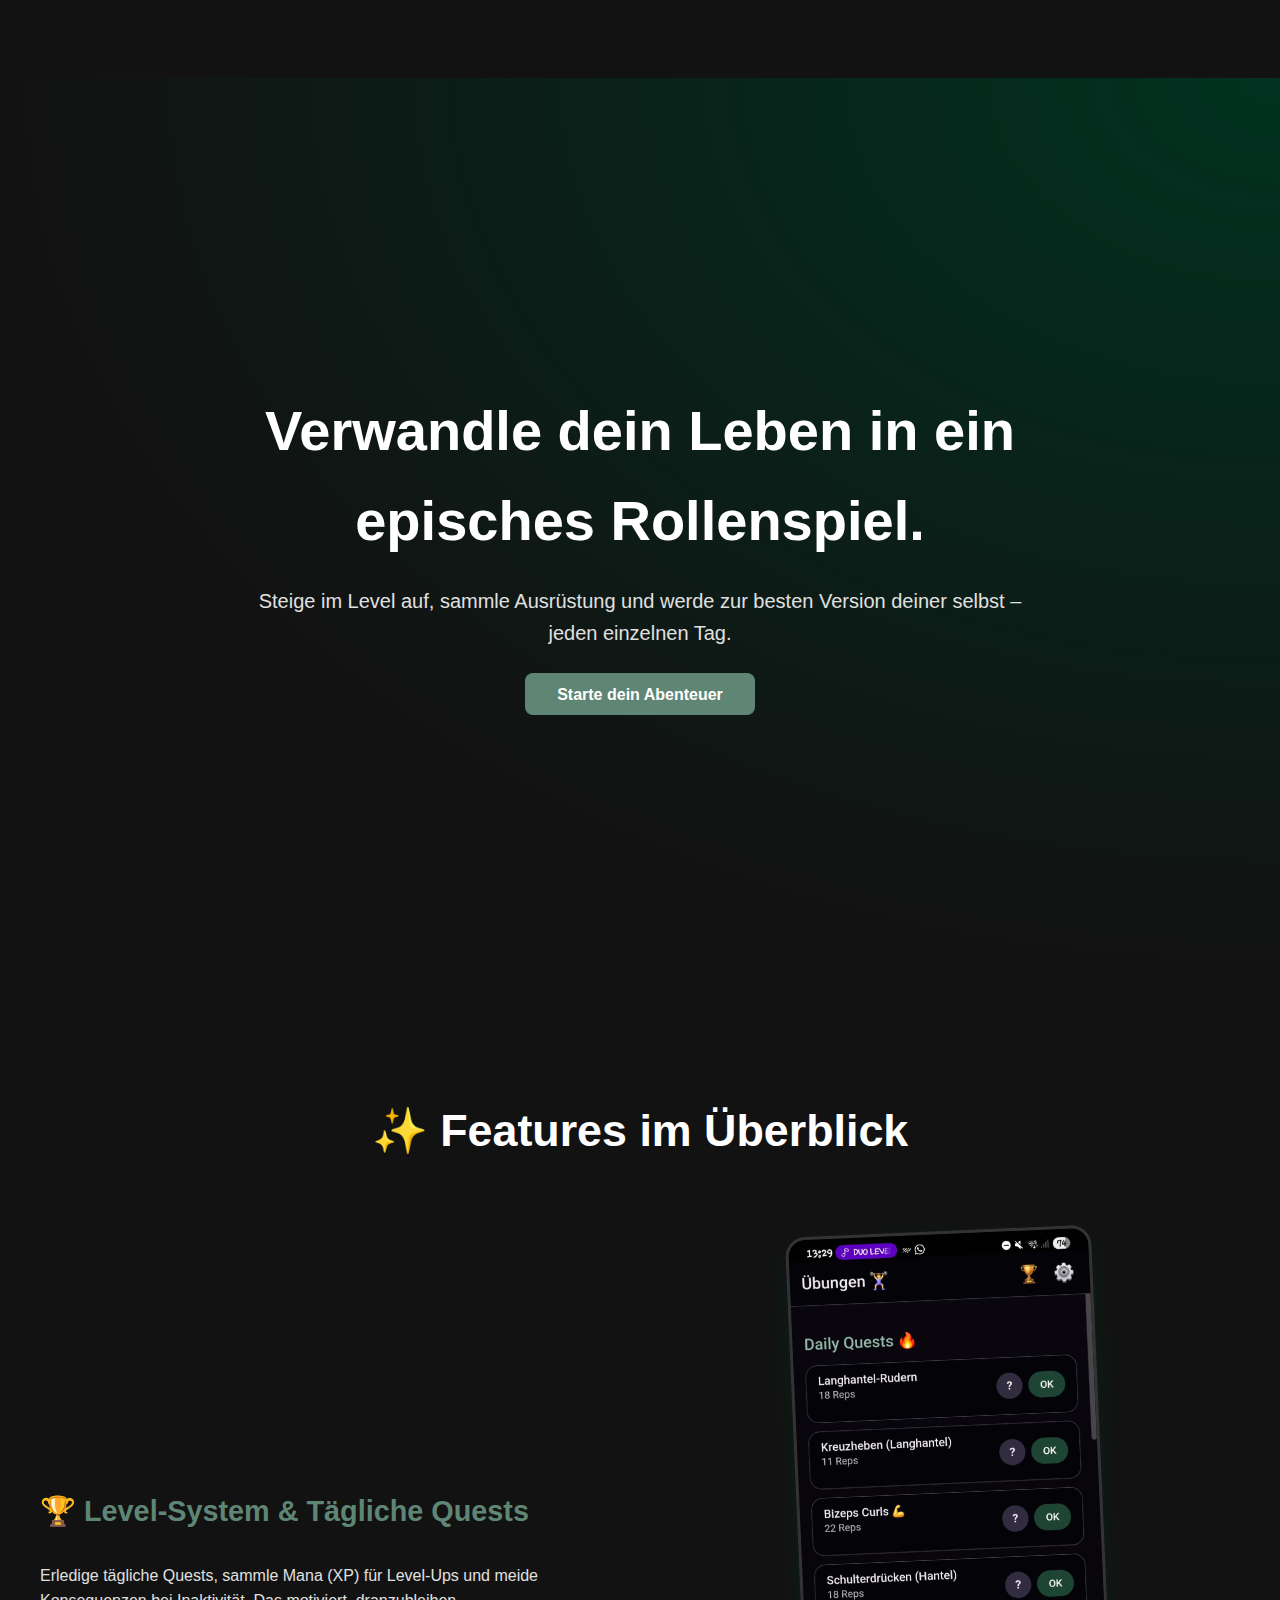
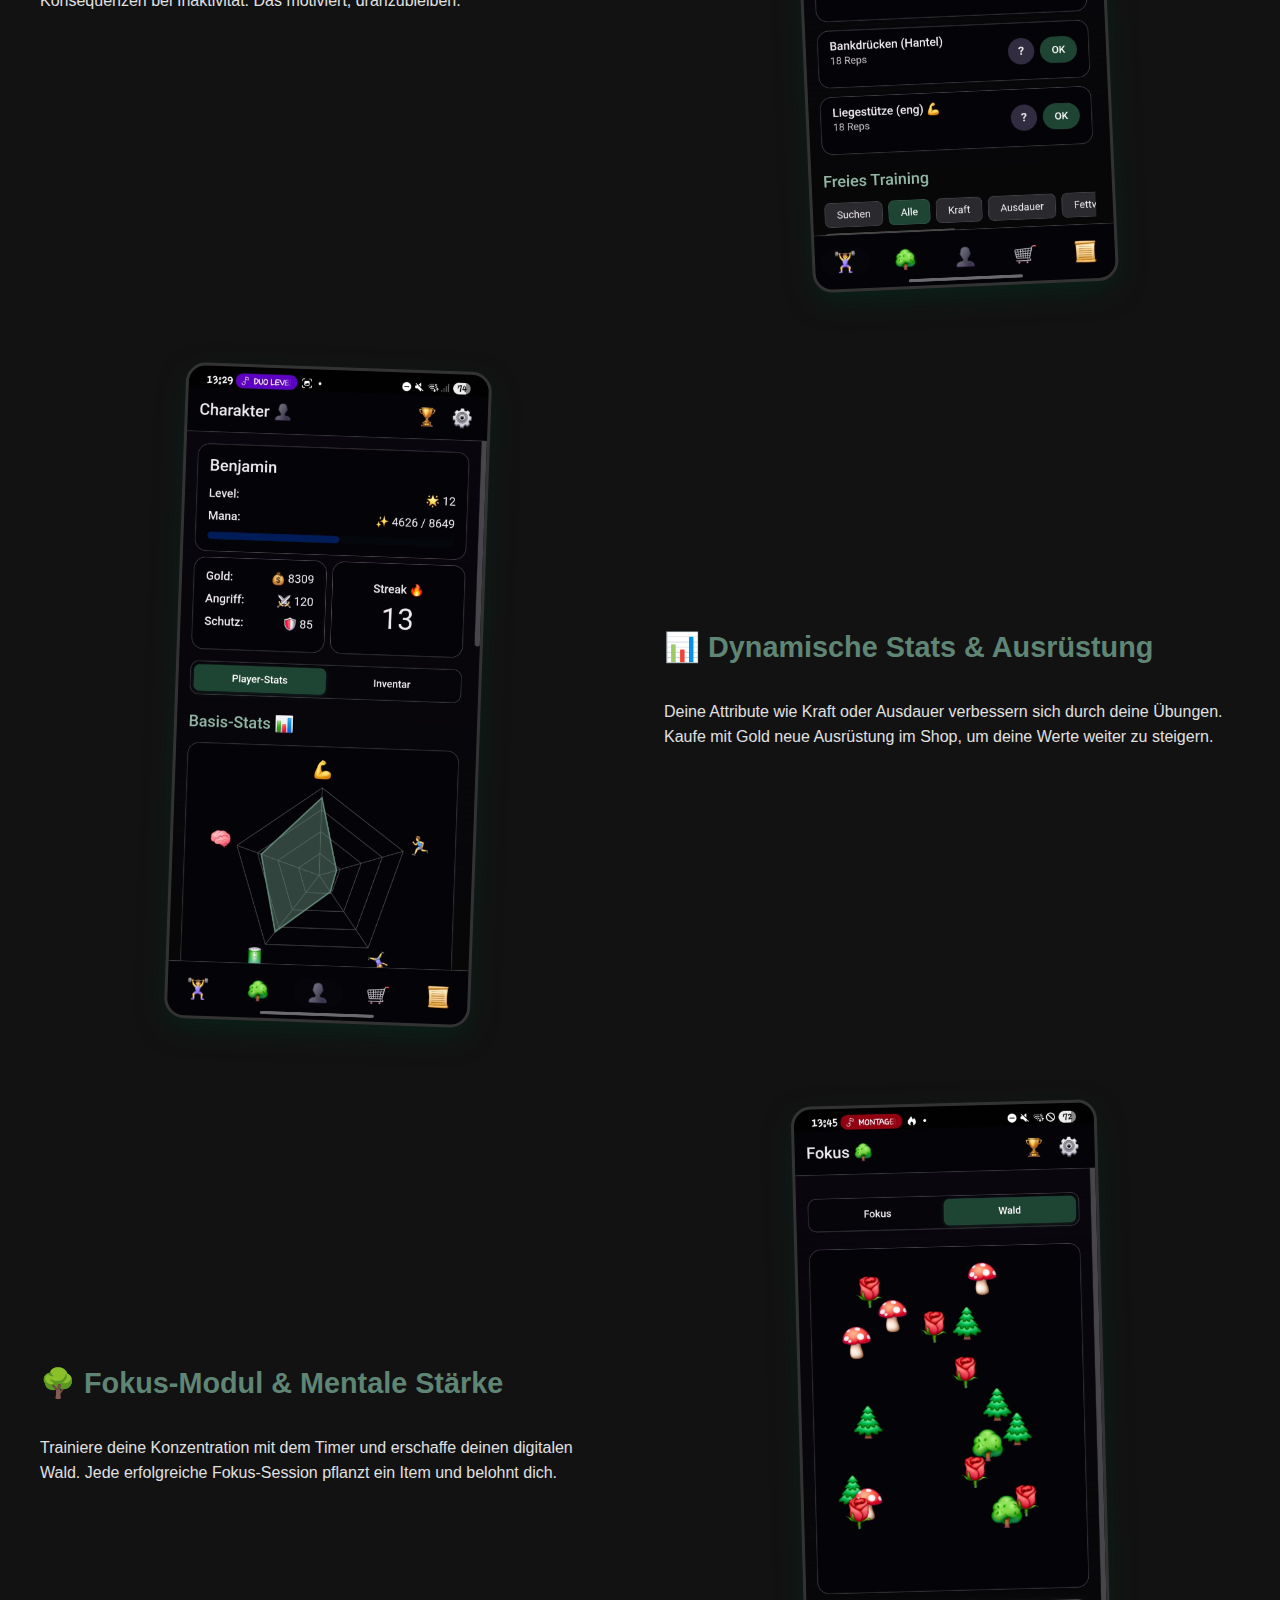
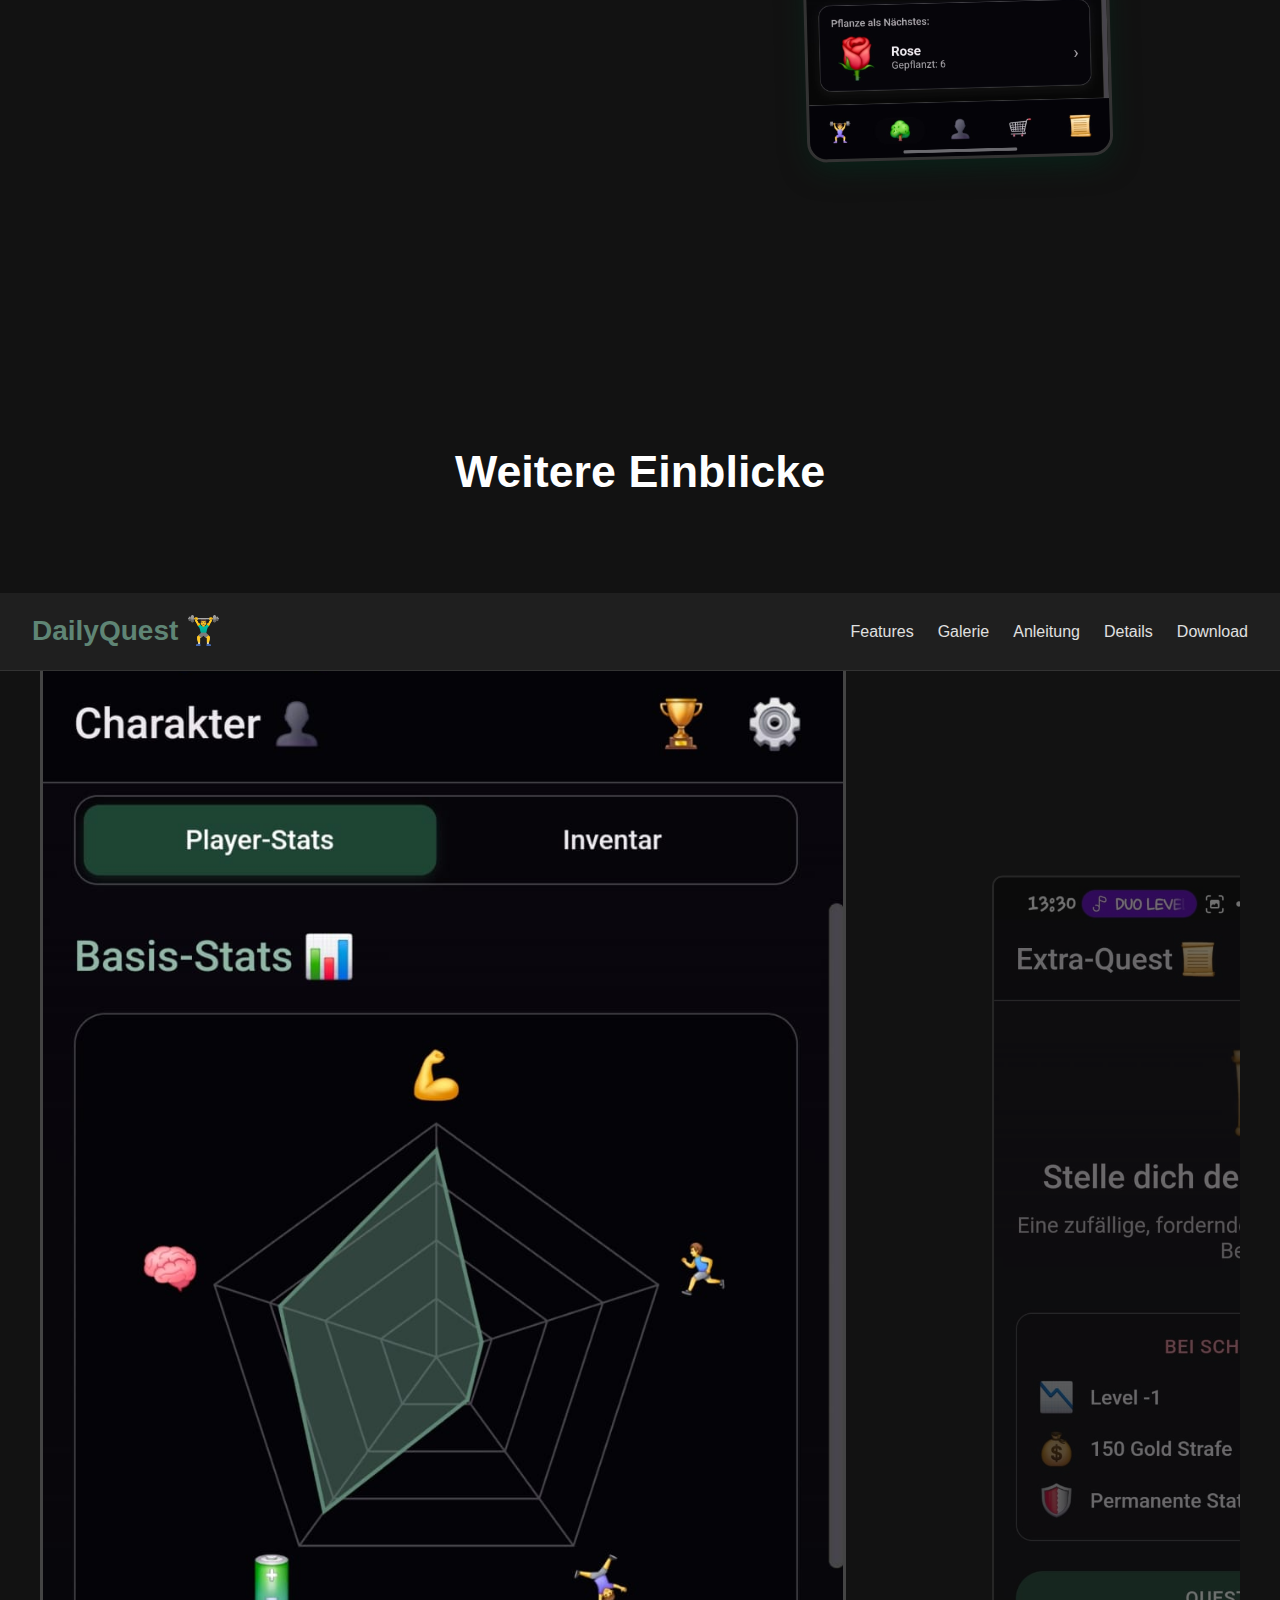
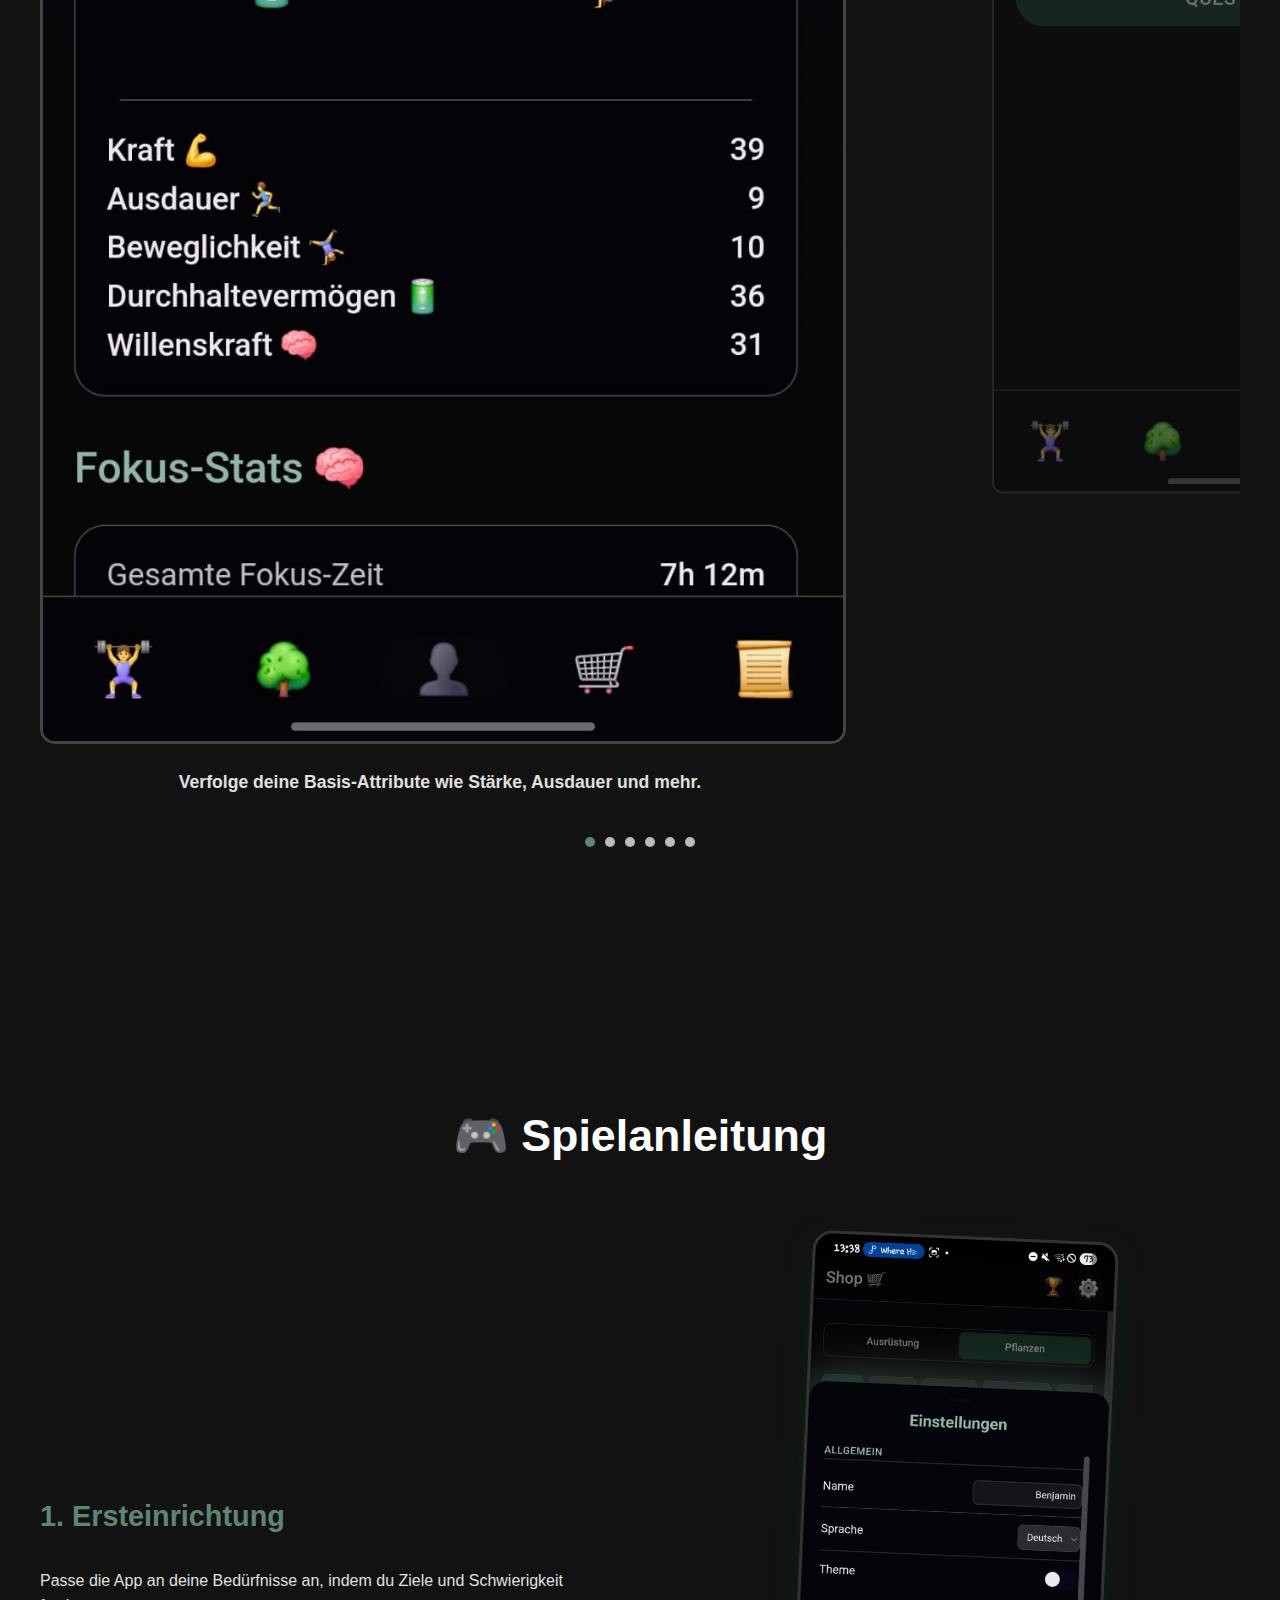
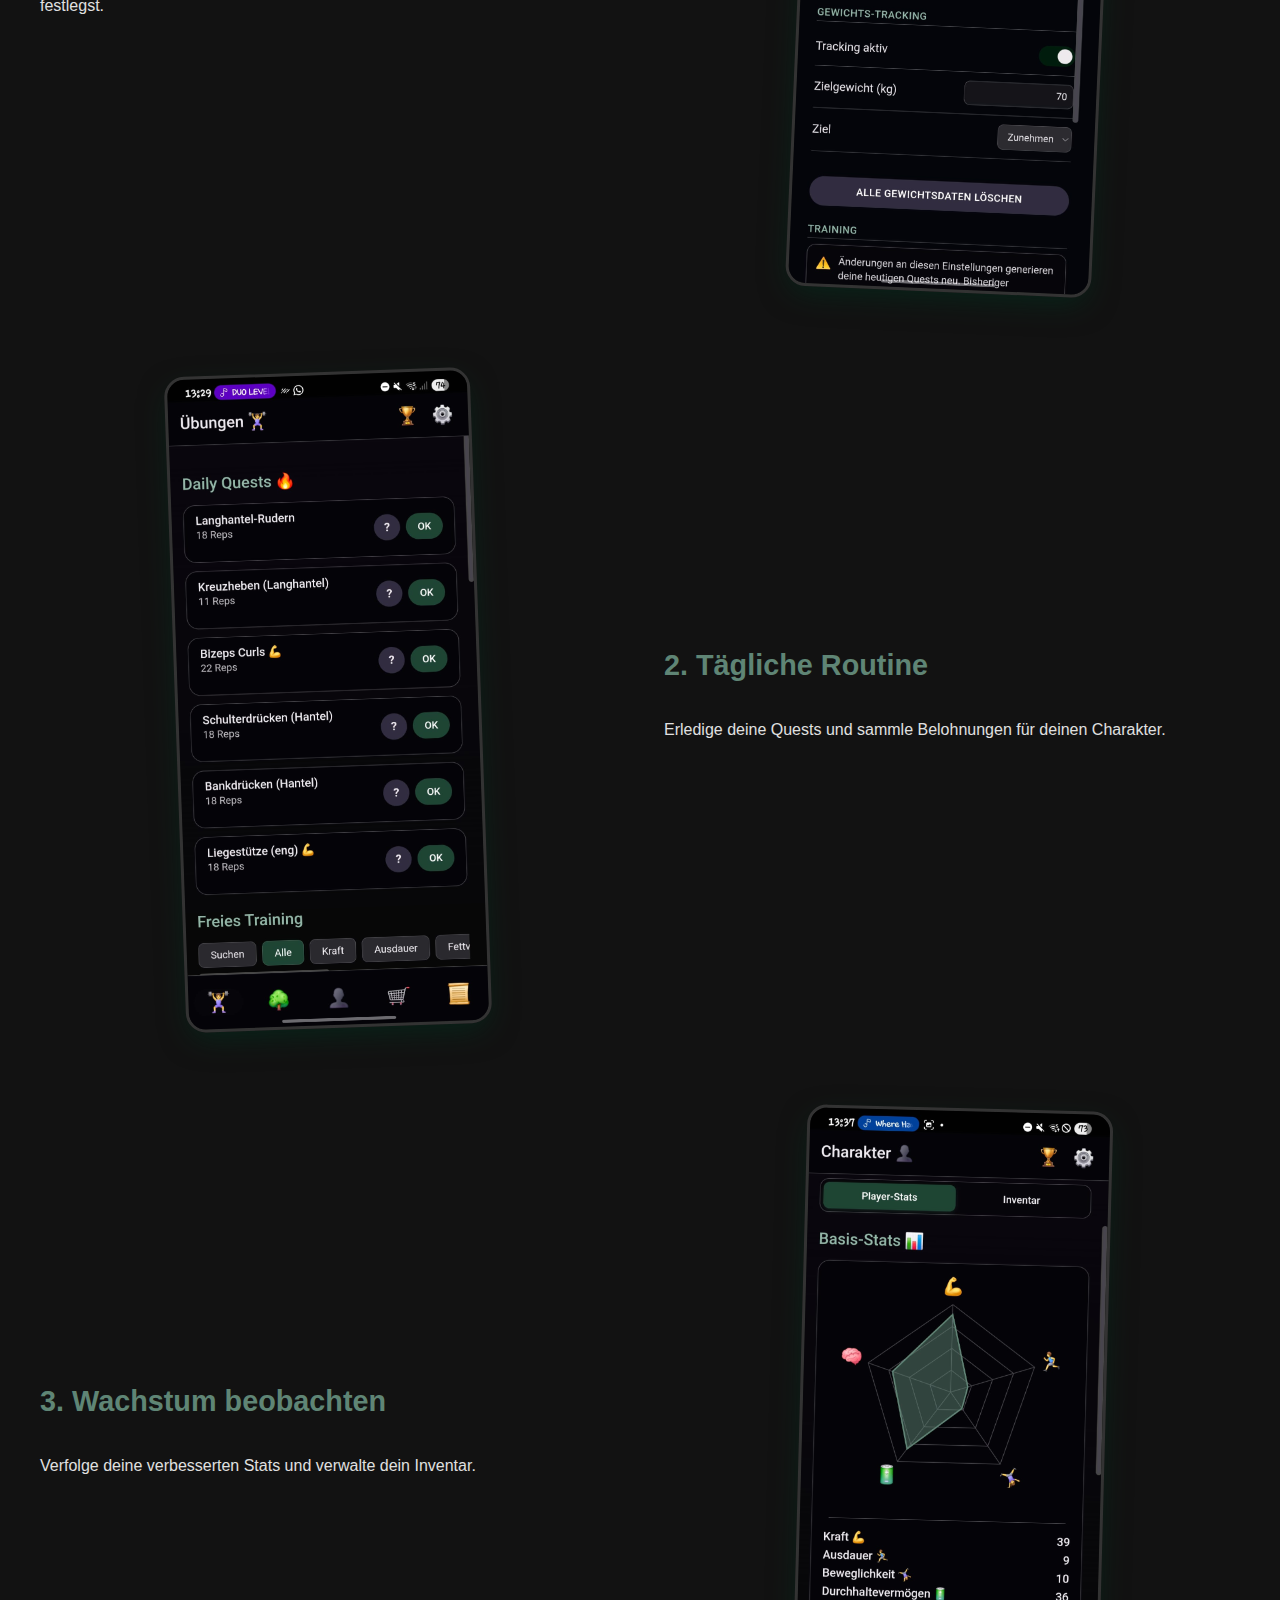
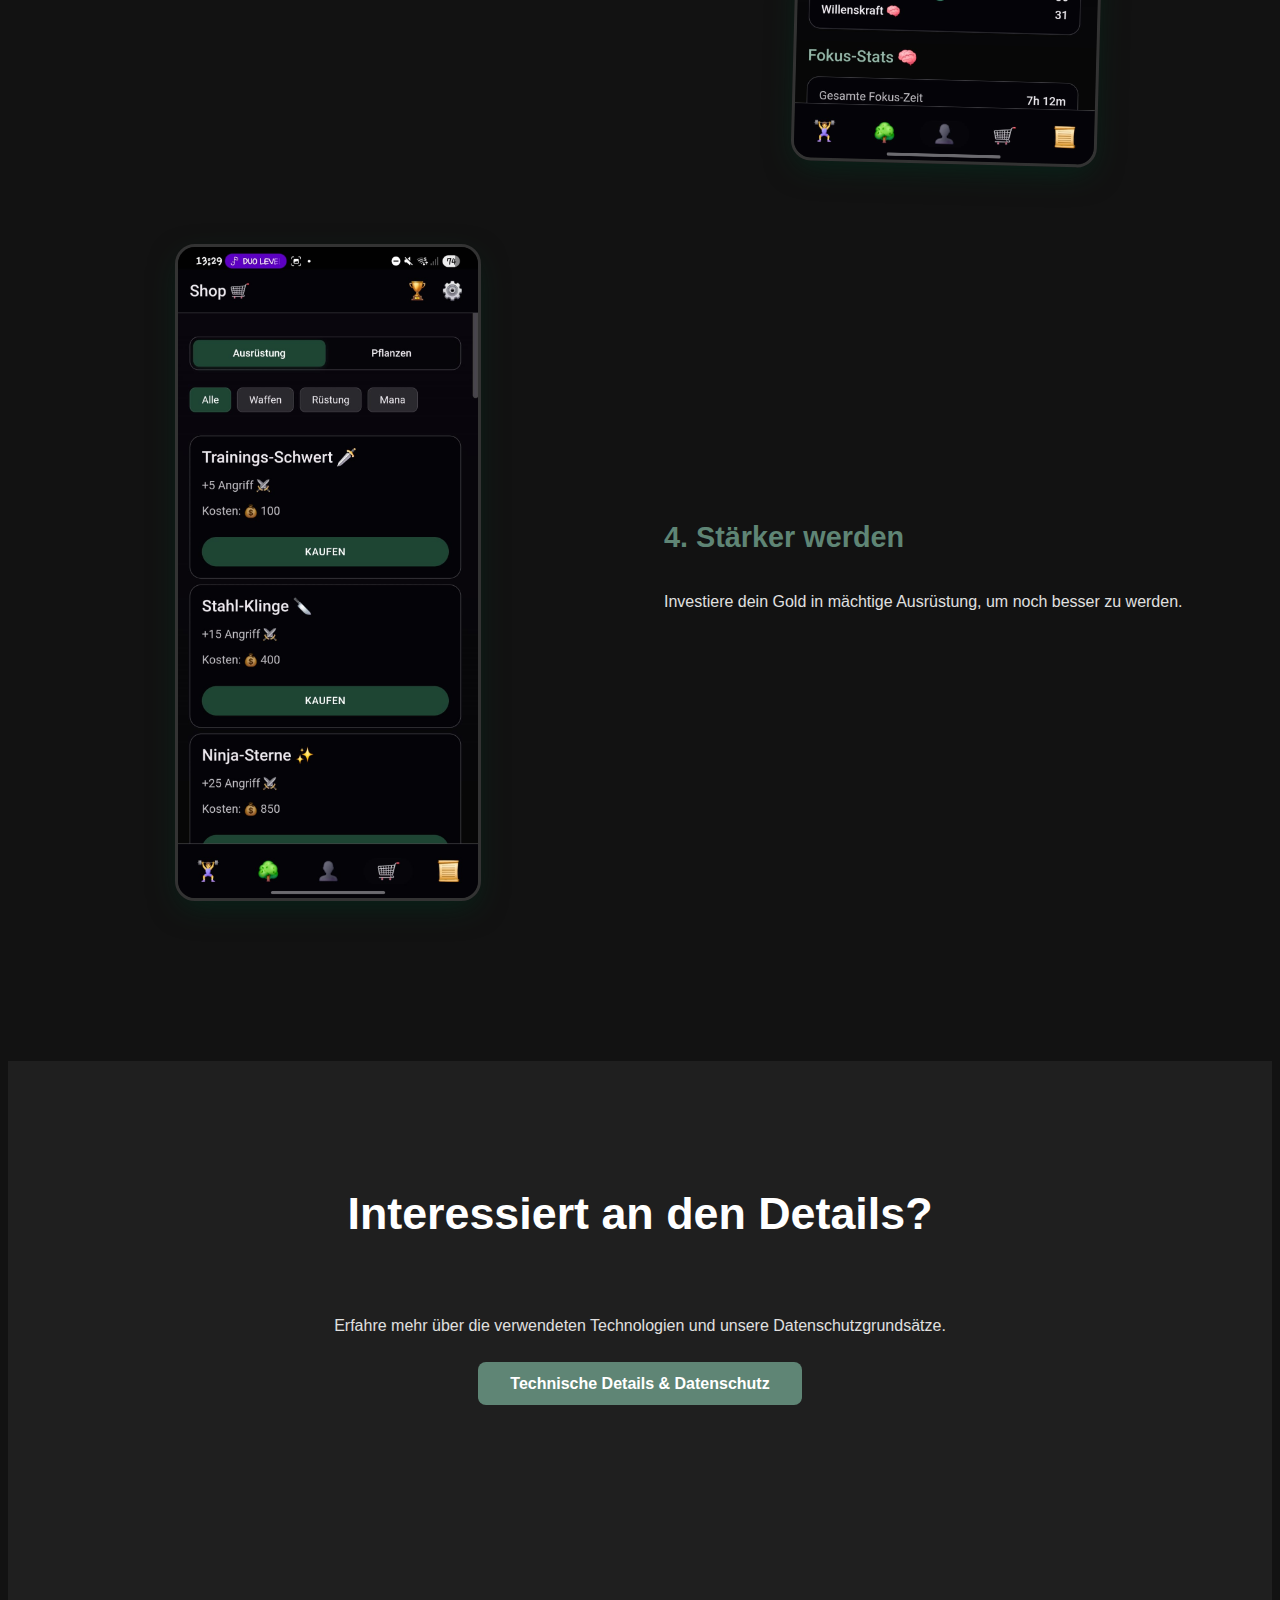
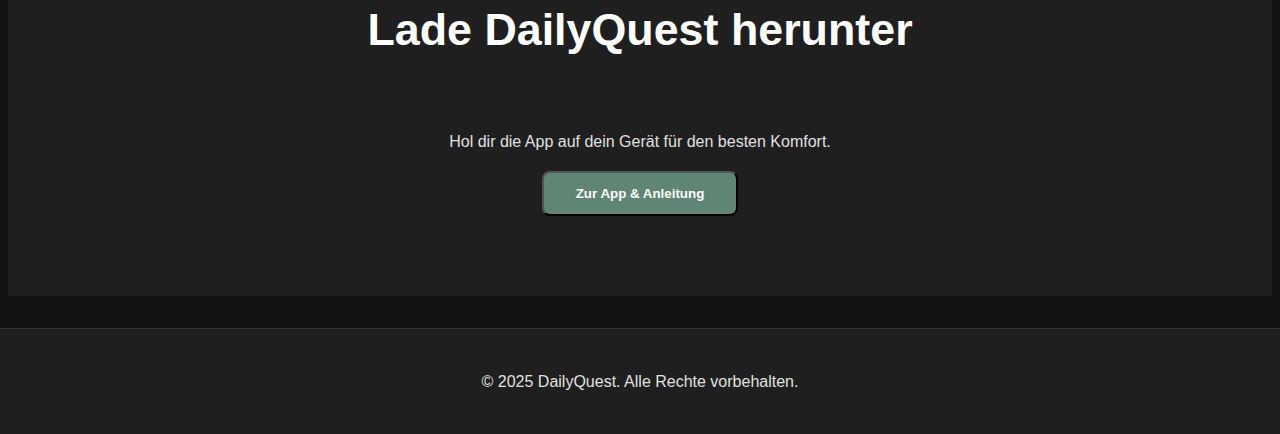
<file: index.html>
<!DOCTYPE html>
<html lang="de">
<head>
    <meta charset="UTF-8">
    <meta name="viewport" content="width=device-width, initial-scale=1.0">
    <title>DailyQuest - Gamify Your Life</title>
    <link rel="stylesheet" href="style.css">
</head>
<body>
    <header>
        <nav>
            <div class="logo">DailyQuest 🏋️‍♂️</div>
            <ul class="nav-links">
                <li><a href="#features">Features</a></li>
                <li><a href="#gallery">Galerie</a></li>
                <li><a href="#anleitung">Anleitung</a></li>
                <li><a href="details.html">Details</a></li>
                <li><a href="#download">Download</a></li>
            </ul>
            <div class="hamburger">
                <div class="line1"></div>
                <div class="line2"></div>
                <div class="line3"></div>
            </div>
        </nav>
    </header>

    <main>
        <section class="hero">
            <div class="hero-content">
                <h1>Verwandle dein Leben in ein episches Rollenspiel.</h1>
                <p>Steige im Level auf, sammle Ausrüstung und werde zur besten Version deiner selbst – jeden einzelnen Tag.</p>
                <a href="#download" class="btn">Starte dein Abenteuer</a>
            </div>
        </section>

        <section id="features" class="section">
            <h2>✨ Features im Überblick</h2>

            <div class="feature-display">
                <div class="feature-text">
                    <div class="mobile-screenshot"><img src="Screenshots/Daily_Quest.JPG" alt="Tägliche Quests Ansicht"></div>
                    <h3>🏆 Level-System & Tägliche Quests</h3>
                    <p>Erledige tägliche Quests, sammle Mana (XP) für Level-Ups und meide Konsequenzen bei Inaktivität. Das motiviert, dranzubleiben.</p>
                </div>
                <div class="feature-image">
                    <img src="Screenshots/Daily_Quest.JPG" alt="Tägliche Quests Ansicht">
                </div>
            </div>

            <div class="feature-display reverse">
                 <div class="feature-image">
                    <img src="Screenshots/Character_Main.JPG" alt="Charakter und Inventar Ansicht">
                </div>
                <div class="feature-text">
                    <div class="mobile-screenshot"><img src="Screenshots/Character_Main.JPG" alt="Charakter und Inventar Ansicht"></div>
                    <h3>📊 Dynamische Stats & Ausrüstung</h3>
                    <p>Deine Attribute wie Kraft oder Ausdauer verbessern sich durch deine Übungen. Kaufe mit Gold neue Ausrüstung im Shop, um deine Werte weiter zu steigern.</p>
                </div>
            </div>

            <div class="feature-display">
                <div class="feature-text">
                    <div class="mobile-screenshot"><img src="Screenshots/Fokus_Wald.JPG" alt="Fokus Wald Ansicht"></div>
                    <h3>🌳 Fokus-Modul & Mentale Stärke</h3>
                    <p>Trainiere deine Konzentration mit dem Timer und erschaffe deinen digitalen Wald. Jede erfolgreiche Fokus-Session pflanzt ein Item und belohnt dich.</p>
                </div>
                <div class="feature-image">
                    <img src="Screenshots/Fokus_Wald.JPG" alt="Fokus Wald Ansicht">
                </div>
            </div>

        </section>

        <section id="gallery" class="section">
            <h2>Weitere Einblicke</h2>
            <div class="gallery-wrapper">
                <div class="slider-container">
                    <div class="slider">
                        <div class="slide">
                            <img src="Screenshots/Basis_stats.JPG" alt="Basis Stats">
                            <p class="slide-caption">Verfolge deine Basis-Attribute wie Stärke, Ausdauer und mehr.</p>
                        </div>
                        <div class="slide">
                            <img src="Screenshots/Extra_quest.JPG" alt="Extra Quest">
                            <p class="slide-caption">Erstelle zusätzliche, einmalige Quests für besondere Herausforderungen.</p>
                        </div>
                        <div class="slide">
                            <img src="Screenshots/Fokus_Timer.JPG" alt="Fokus Timer">
                            <p class="slide-caption">Nutze den Timer, um deine Konzentration zu trainieren und Belohnungen zu verdienen.</p>
                        </div>
                        <div class="slide">
                            <img src="Screenshots/Shop_Waffen.JPG" alt="Waffen Shop">
                            <p class="slide-caption">Kaufe mit deinem Gold neue Ausrüstung, um deine Stats zu verbessern.</p>
                        </div>
                        <div class="slide">
                            <img src="Screenshots/Erfolge.JPG" alt="Erfolge">
                            <p class="slide-caption">Schalte Erfolge für erreichte Meilensteine frei.</p>
                        </div>
                        <div class="slide">
                            <img src="Screenshots/Gewichtsverlauf.JPG" alt="Gewichtsverlauf">
                            <p class="slide-caption">Beobachte deinen Gewichtsverlauf mit einem übersichtlichen Diagramm.</p>
                        </div>
                    </div>
                </div>
                <div class="dots-container"></div>
            </div>
        </section>

        <section id="anleitung" class="section">
            <h2>🎮 Spielanleitung</h2>
            <div class="feature-display">
                <div class="feature-text">
                    <div class="mobile-screenshot"><img src="Screenshots/Einstellungen.JPG" alt="Einstellungen"></div>
                    <h3>1. Ersteinrichtung</h3>
                    <p>Passe die App an deine Bedürfnisse an, indem du Ziele und Schwierigkeit festlegst.</p>
                </div>
                <div class="feature-image">
                    <img src="Screenshots/Einstellungen.JPG" alt="Einstellungen">
                </div>
            </div>
            <div class="feature-display reverse">
                <div class="feature-image">
                    <img src="Screenshots/Daily_Quest.JPG" alt="Tägliche Routine">
                </div>
                <div class="feature-text">
                    <div class="mobile-screenshot"><img src="Screenshots/Daily_Quest.JPG" alt="Tägliche Routine"></div>
                    <h3>2. Tägliche Routine</h3>
                    <p>Erledige deine Quests und sammle Belohnungen für deinen Charakter.</p>
                </div>
            </div>
            <div class="feature-display">
                <div class="feature-text">
                    <div class="mobile-screenshot"><img src="Screenshots/Basis_stats.JPG" alt="Wachstum">
                    </div>
                    <h3>3. Wachstum beobachten</h3>
                    <p>Verfolge deine verbesserten Stats und verwalte dein Inventar.</p>
                </div>
                <div class="feature-image">
                    <img src="Screenshots/Basis_stats.JPG" alt="Wachstum">
                </div>
            </div>
            <div class="feature-display reverse">
                <div class="feature-image">
                    <img src="Screenshots/Shop_Waffen.JPG" alt="Shop">
                </div>
                <div class="feature-text">
                    <div class="mobile-screenshot"><img src="Screenshots/Shop_Waffen.JPG" alt="Shop"></div>
                    <h3>4. Stärker werden</h3>
                    <p>Investiere dein Gold in mächtige Ausrüstung, um noch besser zu werden.</p>
                </div>
            </div>
        </section>

        <section class="section text-center download">
            <h2>Interessiert an den Details?</h2>
            <p style="margin-bottom: 2rem;">Erfahre mehr über die verwendeten Technologien und unsere Datenschutzgrundsätze.</p>
            <a href="details.html" class="btn">Technische Details & Datenschutz</a>
        </section>

        <section id="download" class="section download">
            <h2>Lade DailyQuest herunter</h2>
            <p>Hol dir die App auf dein Gerät für den besten Komfort.</p>
            <div class="download-buttons">
                 <button id="show-tutorial-btn" class="btn">Zur App & Anleitung</button>
            </div>
        </section>

    </main>

    <footer>
        <p>&copy; 2025 DailyQuest. Alle Rechte vorbehalten.</p>
    </footer>

    <!-- The Modal -->
    <div id="myModal" class="modal">
        <span class="close">&times;</span>
        <img class="modal-content" id="img01">
        <div id="caption"></div>
    </div>

    <!-- Installation Tutorial Modal -->
    <div id="install-tutorial-modal" class="modal">
        <div class="modal-content-tutorial">
            <span class="close-tutorial">&times;</span>
            
            <div id="os-selection-screen">
                <h2>Auf welchem Gerät möchtest du DailyQuest installieren?</h2>
                <div class="os-buttons">
                    <button class="btn os-btn" data-os="android">Android</button>
                    <button class="btn os-btn" data-os="ios">iOS (iPhone/iPad)</button>
                </div>
            </div>

            <div id="android-instructions" class="instructions-screen" style="display:none;">
                <div class="modal-tutorial-header">
                    <button class="back-to-os-selection">&larr; Zurück</button>
                    <h2>Anleitung für Android</h2>
                </div>
                <div class="instruction-images">
                    <img src="Screenshots-Anleitung-IOS-Android/Schritt-1-Android-DailyQuest.jpg" alt="Android Anleitung Schritt 1">
                    <img src="Screenshots-Anleitung-IOS-Android/Schritt-2-Android-DailyQuest.jpg" alt="Android Anleitung Schritt 2">
                </div>
                <p class="image-caption">Folge den roten Pfeilen auf den Screenshots, um DailyQuest zu installieren.</p>
                <div class="final-link-wrapper">
                    <a href="https://017pixel.github.io/DailyQuest/" target="_blank" class="btn">Jetzt DailyQuest öffnen</a>
                </div>
            </div>

            <div id="ios-instructions" class="instructions-screen" style="display:none;">
                <div class="modal-tutorial-header">
                     <button class="back-to-os-selection">&larr; Zurück</button>
                    <h2>Anleitung für iOS</h2>
                </div>
                <div class="instruction-images">
                    <img src="Screenshots-Anleitung-IOS-Android/Schritt-1-IOS-DailyQuest.jpg" alt="iOS Anleitung Schritt 1">
                    <img src="Screenshots-Anleitung-IOS-Android/Schritt-2-IOS-DailyQuest.jpg" alt="iOS Anleitung Schritt 2">
                </div>
                <p class="image-caption">Folge den roten Pfeilen auf den Screenshots, um DailyQuest zu installieren.</p>
                <div class="final-link-wrapper">
                    <a href="https://017pixel.github.io/DailyQuest/" target="_blank" class="btn">Jetzt DailyQuest öffnen</a>
                </div>
            </div>
        </div>
    </div>

    <script src="script.js"></script>
</body>
</html>
</file>
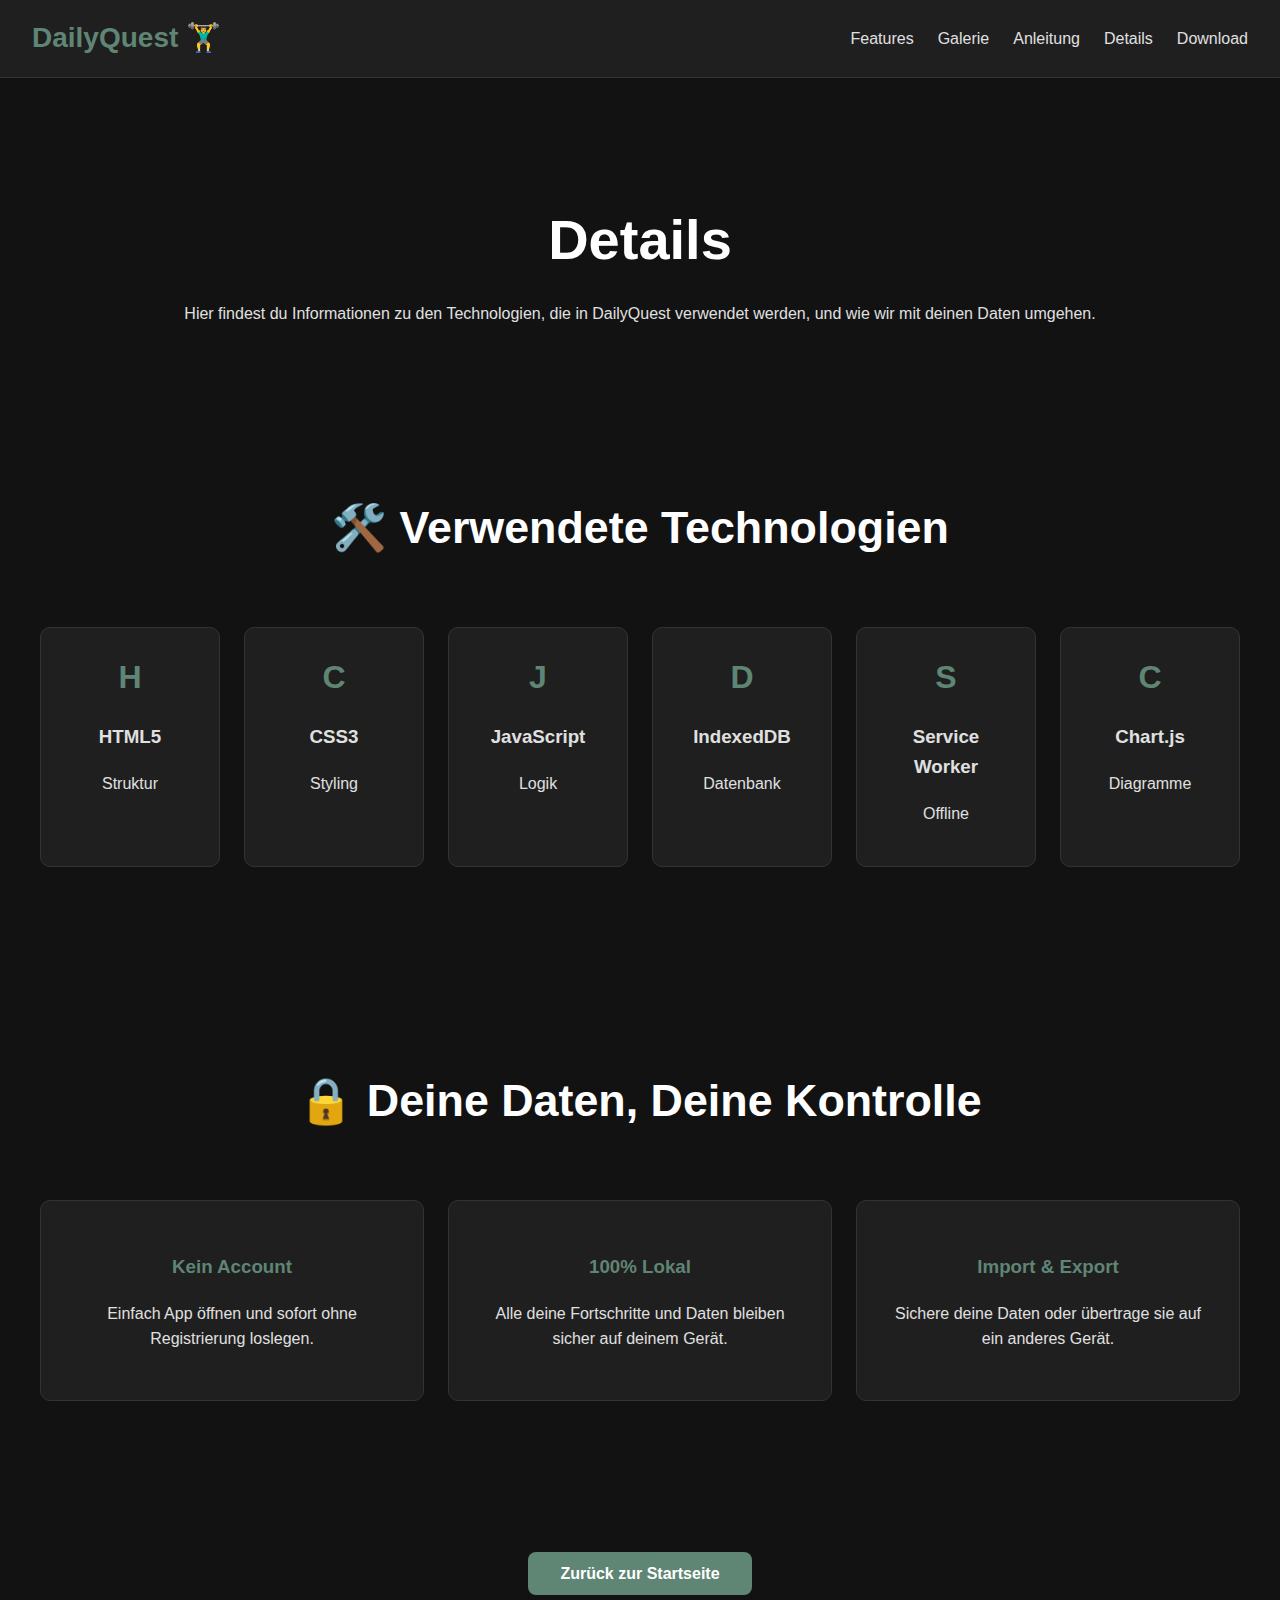
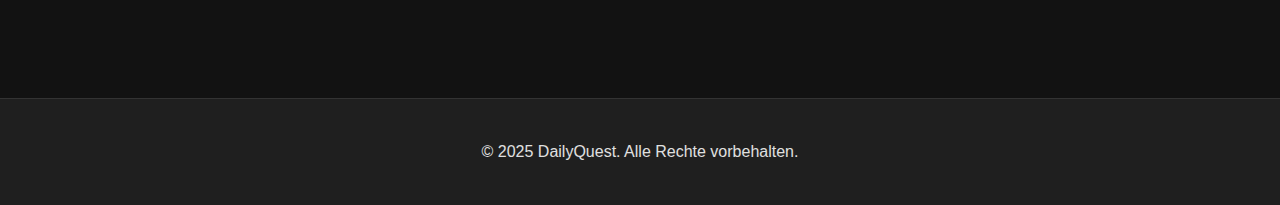
<file: details.html>
<!DOCTYPE html>
<html lang="de">
<head>
    <meta charset="UTF-8">
    <meta name="viewport" content="width=device-width, initial-scale=1.0">
    <title>DailyQuest - Details</title>
    <link rel="stylesheet" href="style.css">
</head>
<body>
    <header>
        <nav>
            <div class="logo"><a href="index.html#details-promo" style="text-decoration: none; color: inherit;">DailyQuest 🏋️‍♂️</a></div>
            <ul class="nav-links">
                <li><a href="index.html#features">Features</a></li>
                <li><a href="index.html#gallery">Galerie</a></li>
                <li><a href="index.html#anleitung">Anleitung</a></li>
                <li><a href="details.html">Details</a></li>
                <li><a href="index.html#download">Download</a></li>
            </ul>
            <div class="hamburger">
                <div class="line1"></div>
                <div class="line2"></div>
                <div class="line3"></div>
            </div>
        </nav>
    </header>

    <main>
        <div class="section text-center" style="padding-top: 5rem; padding-bottom: 2rem;">
            <h1>Details</h1>
            <p>Hier findest du Informationen zu den Technologien, die in DailyQuest verwendet werden, und wie wir mit deinen Daten umgehen.</p>
        </div>

        <section id="technologie" class="section">
            <h2>🛠️ Verwendete Technologien</h2>
            <div class="tech-grid">
                <div class="tech-card"><span>H</span><h3>HTML5</h3><p>Struktur</p></div>
                <div class="tech-card"><span>C</span><h3>CSS3</h3><p>Styling</p></div>
                <div class="tech-card"><span>J</span><h3>JavaScript</h3><p>Logik</p></div>
                <div class="tech-card"><span>D</span><h3>IndexedDB</h3><p>Datenbank</p></div>
                <div class="tech-card"><span>S</span><h3>Service Worker</h3><p>Offline</p></div>
                <div class="tech-card"><span>C</span><h3>Chart.js</h3><p>Diagramme</p></div>
            </div>
        </section>

        <section id="datenschutz" class="section">
            <h2>🔒 Deine Daten, Deine Kontrolle</h2>
            <div class="data-grid">
                <div class="data-card">
                    <h3>Kein Account</h3>
                    <p>Einfach App öffnen und sofort ohne Registrierung loslegen.</p>
                </div>
                <div class="data-card">
                    <h3>100% Lokal</h3>
                    <p>Alle deine Fortschritte und Daten bleiben sicher auf deinem Gerät.</p>
                </div>
                <div class="data-card">
                    <h3>Import & Export</h3>
                    <p>Sichere deine Daten oder übertrage sie auf ein anderes Gerät.</p>
                </div>
            </div>
        </section>

        <section class="section text-center">
            <a href="index.html#details-promo" class="btn">Zurück zur Startseite</a>
        </section>
    </main>

    <footer>
        <p>&copy; 2025 DailyQuest. Alle Rechte vorbehalten.</p>
    </footer>

    <script src="script.js"></script>
</body>
</html>
</file>
<file: style.css>
html {
    scroll-behavior: smooth;
}

body {
    font-family: 'Segoe UI', Tahoma, Geneva, Verdana, sans-serif;
    margin: 0;
    background-color: #121212;
    color: #e0e0e0;
    line-height: 1.6;
}

.text-center {
    text-align: center;
}

header {
    background-color: #1f1f1f;
    padding: 1rem 2rem;
    border-bottom: 1px solid #333;
    position: sticky;
    top: 0;
    z-index: 1000;
}

nav {
    display: flex;
    justify-content: space-between;
    align-items: center;
}

.logo {
    font-size: 1.75rem;
    font-weight: bold;
    color: #5f8575;
}

.nav-links {
    list-style: none;
    margin: 0;
    padding: 0;
    display: flex;
}

.nav-links li {
    margin-left: 1.5rem;
}

.nav-links a {
    color: #e0e0e0;
    text-decoration: none;
    font-weight: 500;
    transition: color 0.3s ease;
}

.nav-links a:hover {
    color: #5f8575;
}

.hamburger {
    display: none;
    cursor: pointer;
}

.hamburger div {
    width: 25px;
    height: 3px;
    background-color: #e0e0e0;
    margin: 5px 0;
    transition: all 0.3s ease;
}

.hero {
    display: flex;
    align-items: center;
    justify-content: center;
    min-height: 100vh;
    text-align: center;
    padding: 0 2rem;
    background: radial-gradient(ellipse at top right, #013220, #121212 70%);
    box-sizing: border-box;
}

.hero-content {
    max-width: 800px;
    margin: 0 auto;
}

h1 {
    font-size: 3.5rem;
    margin-bottom: 1rem;
    color: #ffffff;
}

.hero p {
    font-size: 1.25rem;
    margin-bottom: 2rem;
}

.btn {
    background-color: #5f8575;
    color: #ffffff;
    padding: 0.8rem 2rem;
    border-radius: 8px;
    text-decoration: none;
    font-weight: bold;
    transition: background-color 0.3s ease;
}

.btn:hover {
    background-color: #7a9e91;
}

.section {
    padding: 5rem 2rem;
    max-width: 1200px;
    margin: 0 auto;
}

.section h2 {
    font-size: 2.8rem;
    margin-bottom: 4rem;
    color: #ffffff;
    text-align: center;
}

/* Feature Display */
.feature-display {
    display: grid;
    grid-template-columns: 1fr 1fr;
    align-items: center;
    gap: 3rem;
    margin-bottom: 5rem;
}

.feature-display.reverse .feature-text {
    order: 2;
}

.feature-display.reverse .feature-image {
    order: 1;
}

.feature-text {
    text-align: left;
}

.feature-text h3 {
    color: #5f8575;
    font-size: 1.8rem;
    margin-top: 0;
}

.feature-image {
    display: flex;
    justify-content: center;
    align-items: center;
}

.feature-image img {
    max-width: 300px;
    width: 100%;
    border-radius: 20px;
    border: 3px solid #333;
}

.mobile-screenshot {
    display: none; /* Hidden on desktop */
}

/* Slider Gallery */
.gallery-wrapper {
    position: relative;
    display: flex;
    align-items: center;
    justify-content: center;
    flex-direction: column;
    overflow: hidden; /* Contain the glow */
    padding: 2rem 0; /* Add some padding to not cut off glow */
}



.slider-container {
    overflow: hidden; /* Hide overflow to prevent native scrollbars */
    width: 100%;
    max-width: 1200px; /* Limit the max width of the slider */
}

.slider {
    display: flex;
    gap: 2rem; /* Gap between slides */
    align-items: center; /* Vertically center slides */
    transition: transform 0.5s ease-in-out; /* Smooth transition for slide movement */
}

.slide {
    flex: 0 0 80%; /* Each slide takes up 80% of the container width */
    min-width: 300px; /* Minimum width for smaller screens */
    max-width: 800px; /* Maximum width for a slide */
    transform: scale(0.7); /* Non-active slides are smaller */
    transition: transform 0.5s ease-in-out, opacity 0.5s ease-in-out;
    opacity: 0.4;
    text-align: center;
    position: relative;
}

.slide img {
    width: 100%;
    border-radius: 15px;
    border: 3px solid #444;
    user-select: none;
    display: block;
}

.slide.is-active {
    transform: scale(1); /* Active slide is full size */
    opacity: 1;
}

.slide-caption {
    margin-top: 1.5rem;
    font-size: 1.1rem; /* Larger font size */
    font-weight: bold; /* Bolder text */
    color: #e0e0e0;
    opacity: 0;
    transform: translateY(20px);
    transition: opacity 0.5s ease, transform 0.5s ease;
}

.slide.is-active .slide-caption {
    opacity: 1;
    transform: translateY(0);
}

.dots-container {
    text-align: center;
    padding: 1rem 0;
}

.dot {
    display: inline-block;
    height: 10px;
    width: 10px;
    background-color: #bbb;
    border-radius: 50%;
    margin: 0 5px;
    cursor: pointer;
}

.dot.active {
    background-color: #5f8575;
}

/* Tech Grid */
.tech-grid {
    display: grid;
    grid-template-columns: repeat(auto-fit, minmax(150px, 1fr));
    gap: 1.5rem;
}

.tech-card {
    background-color: #1f1f1f;
    border-radius: 10px;
    padding: 1.5rem;
    text-align: center;
    border: 1px solid #333;
}

.tech-card span {
    font-size: 2rem;
    font-weight: bold;
    color: #5f8575;
}

/* Data Grid */
.data-grid {
    display: grid;
    grid-template-columns: repeat(auto-fit, minmax(280px, 1fr));
    gap: 1.5rem;
}

.data-card {
    background-color: #1f1f1f;
    border-radius: 10px;
    padding: 2rem;
    text-align: center;
    border: 1px solid #333;
}

.data-card h3 {
    color: #5f8575;
}

/* Download */
.download {
    background-color: #1f1f1f;
    text-align: center;
}

footer {
    background-color: #1f1f1f;
    text-align: center;
    padding: 1.5rem;
    border-top: 1px solid #333;
    margin-top: 2rem;
}

@media screen and (max-width: 768px) {
    .feature-display {
        grid-template-columns: 1fr;
        gap: 2rem;
    }

    .feature-image {
        display: none; /* Hide the large desktop image */
    }

    .feature-text {
        text-align: left;
    }

    .mobile-screenshot {
        display: block; /* Show the mobile-specific image */
        float: left;
        max-width: 120px; /* Smaller size for mobile */
        margin-right: 1.5rem;
        margin-bottom: 0.5rem;
    }

    .mobile-screenshot img {
        width: 100%;
        border-radius: 12px;
        border: 2px solid #333;
    }

    

    .nav-links {
        position: fixed;
        right: 0px;
        height: 100vh;
        top: 0;
        background-color: #1f1f1f;
        display: flex;
        flex-direction: column;
        align-items: center;
        justify-content: flex-start;
        padding-top: 6rem;
        width: 70%;
        transform: translateX(100%);
        transition: transform 0.5s ease-in;
    }

    .nav-links li {
        opacity: 0;
        margin: 0;
        padding: 1rem 0;
    }

    .nav-links a {
        font-size: 1.1rem;
        font-weight: bold;
    }

    .hamburger {
        display: block;
        z-index: 1001;
    }

    .nav-active {
        transform: translateX(0%);
    }

    @keyframes navLinkFade {
        from {
            opacity: 0;
            transform: translateX(50px);
        }
        to {
            opacity: 1;
            transform: translateX(0px);
        }
    }

    .toggle .line1 {
        transform: rotate(-45deg) translate(-5px, 6px);
    }

    .toggle .line2 {
        opacity: 0;
    }

    .toggle .line3 {
        transform: rotate(45deg) translate(-5px, -6px);
    }

    h1 {
        font-size: 2.5rem;
    }

    .section h2 {
        font-size: 2rem;
    }
}

/* Modal (Lightbox) Styles */
.modal {
    display: none; /* Hidden by default */
    position: fixed; /* Stay in place */
    z-index: 2000; /* Sit on top */
    padding-top: 60px; /* Location of the box */
    left: 0;
    top: 0;
    width: 100%; /* Full width */
    height: 100%; /* Full height */
    overflow: auto; /* Enable scroll if needed */
    background-color: rgba(0,0,0,0.9); /* Black w/ opacity */
}

.modal-content {
    margin: auto;
    display: block;
    width: auto;
    height: auto;
    max-width: 90%;
    max-height: 80vh;
}

#caption {
    margin: auto;
    display: block;
    width: 80%;
    max-width: 700px;
    text-align: center;
    color: #ccc;
    padding: 10px 0;
}

.modal-content, #caption {
    animation-name: zoom;
    animation-duration: 0.4s;
}

@keyframes zoom {
    from {transform: scale(0.5)}
    to {transform: scale(1)}
}

.close {
    position: absolute;
    top: 15px;
    right: 35px;
    color: #f1f1f1;
    font-size: 40px;
    font-weight: bold;
    transition: 0.3s;
}

.close:hover,
.close:focus {
    color: #bbb;
    text-decoration: none;
    cursor: pointer;
}

/* Add cursor pointer to clickable images */
img[src^="Screenshots/"] {
    cursor: pointer;
    transition: 0.3s;
}

img[src^="Screenshots/"]:hover {
    opacity: 0.7;
}

/* Tilted & Glow Effects for Feature Images */
.feature-image img, .mobile-screenshot img {
    transition: transform 0.4s ease-in-out, box-shadow 0.4s ease-in-out;
    box-shadow: 0 10px 30px -5px rgba(1, 50, 32, 0.6);
}

.feature-display:hover .feature-image img,
.feature-display:hover .mobile-screenshot img {
    transform: scale(1.05) rotate(0deg) !important; /* Reset rotation and scale up on hover */
    box-shadow: 0 20px 45px 0px rgba(1, 50, 32, 0.8);
}

/* --- Unique Rotations --- */

/* Features Section */
#features .feature-display:nth-of-type(1) .feature-image img,
#features .feature-display:nth-of-type(1) .mobile-screenshot img {
    transform: rotate(-2.5deg);
}

#features .feature-display:nth-of-type(2) .feature-image img,
#features .feature-display:nth-of-type(2) .mobile-screenshot img {
    transform: rotate(2deg);
}

#features .feature-display:nth-of-type(3) .feature-image img,
#features .feature-display:nth-of-type(3) .mobile-screenshot img {
    transform: rotate(-1.5deg);
}

/* Anleitung Section */
#anleitung .feature-display:nth-of-type(1) .feature-image img,
#anleitung .feature-display:nth-of-type(1) .mobile-screenshot img {
    transform: rotate(2.5deg);
}

#anleitung .feature-display:nth-of-type(2) .feature-image img,
#anleitung .feature-display:nth-of-type(2) .mobile-screenshot img {
    transform: rotate(-2deg);
}

#anleitung .feature-display:nth-of-type(3) .feature-image img,
#anleitung .feature-display:nth-of-type(3) .mobile-screenshot img {
    transform: rotate(1.5deg);
}
</file>
